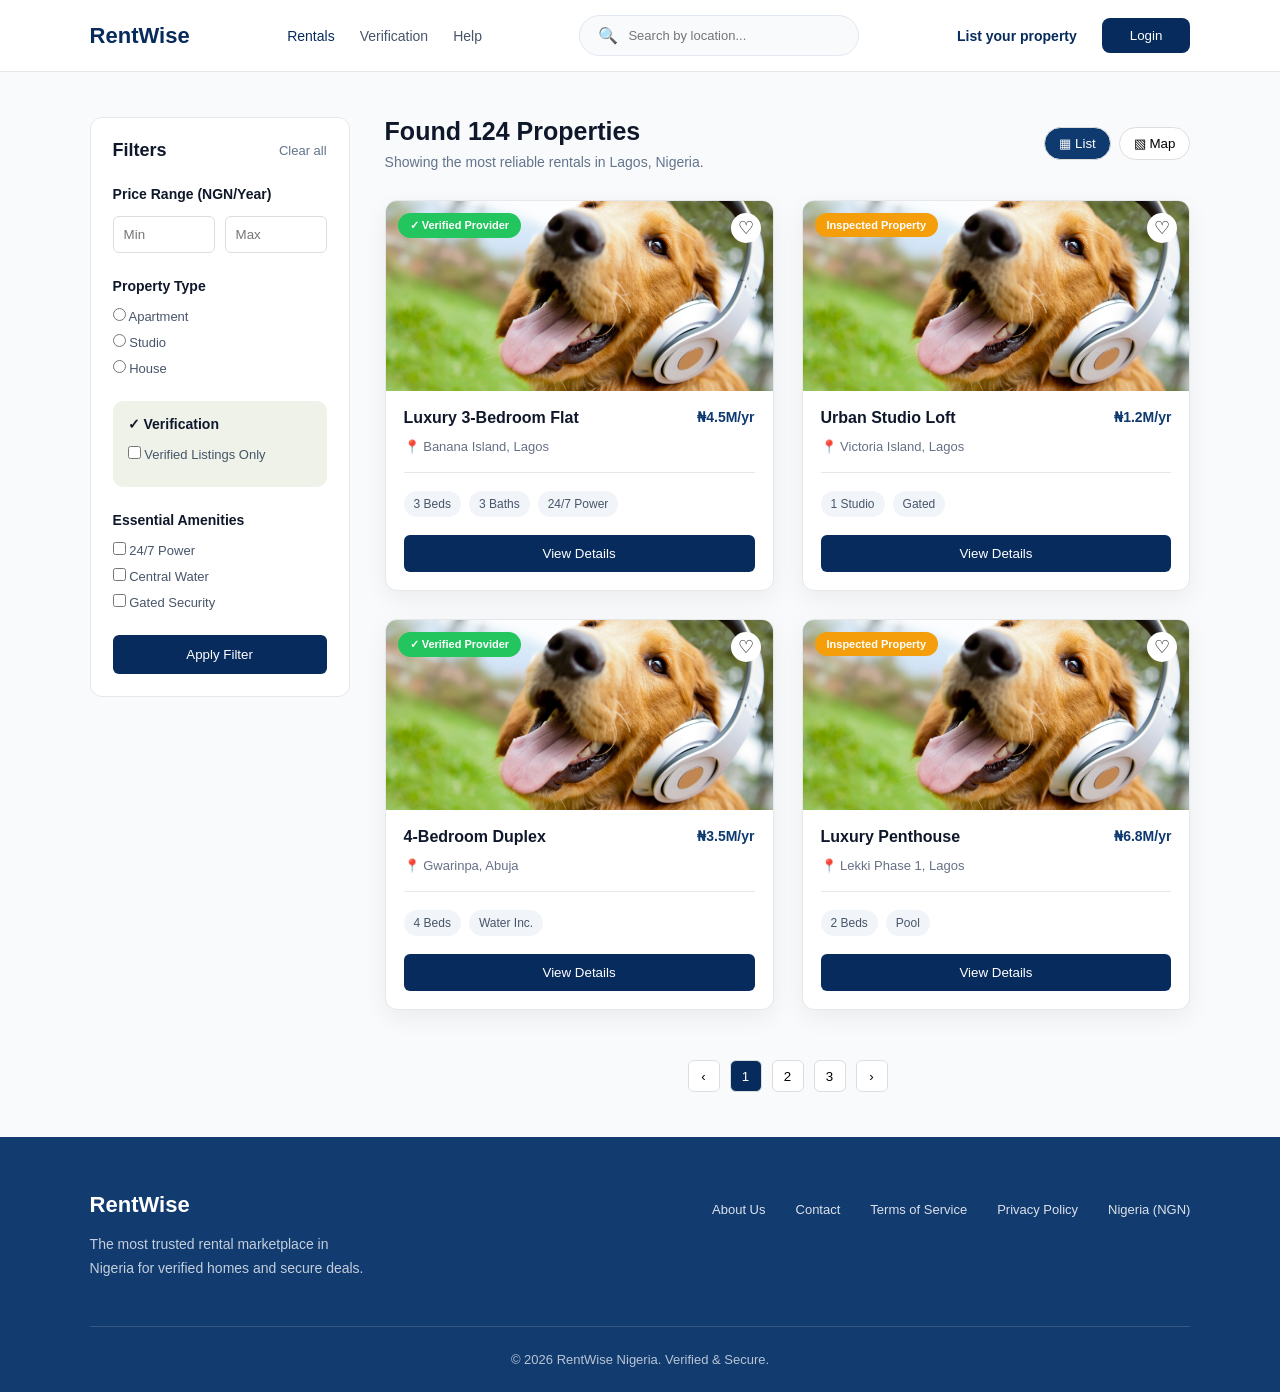
<file: Property.html>
<!DOCTYPE html>
<html lang="en">

<head>
    <meta charset="UTF-8">
    <meta name="viewport" content="width=device-width, initial-scale=1.0">
    <title>RentWise</title>

    <link rel="preconnect" href="https://fonts.googleapis.com">

    <link rel="preconnect" href="https://fonts.gstatic.com" crossorigin>

    <link href="https://fonts.googleapis.com/css2?family=Inter:wght@400;500;600;700;800&display=swap" rel="stylesheet">


   <!-- <link rel="stylesheet" href="css/property.css"> -->
        <link rel="stylesheet" href="css/styles.css">


</head>

<body>

    <div id="property-navbar"></div>

    <main class="property-page">



        <!-- FILTER SIDEBAR -->


        <aside class="filters">


            <div class="filter-title">

                <h3>
                    Filters
                </h3>

                <button>
                    Clear all
                </button>


            </div>



            <div class="filter-group">

                <h4>
                    Price Range (NGN/Year)
                </h4>


                <div class="price-box">

                    <input id="min-price" placeholder="Min" />


                    <input id="max-price" placeholder="Max" />


                </div>


            </div>





            <div class="filter-group">


                <h4>
                    Property Type
                </h4>



                <label>

                    <input type="radio" class="type-filter" name="property-type" value="Apartment">

                    Apartment

                </label>



                <label>

                    <input type="radio" class="type-filter" name="property-type" value="Studio">

                    Studio

                </label>



                <label>

                    <input type="radio" class="type-filter" name="property-type" value="House">

                    House

                </label>



            </div>







            <div class="verification-box">


                <h4>
                    ✓ Verification
                </h4>


                <label>

                    <input type="checkbox" id="verified-filter">

                    Verified Listings Only

                </label>



            </div>








            <div class="filter-group">


                <h4>
                    Essential Amenities
                </h4>



                <label>
                    <input type="checkbox">
                    24/7 Power
                </label>



                <label>
                    <input type="checkbox">
                    Central Water
                </label>



                <label>
                    <input type="checkbox">
                    Gated Security
                </label>



            </div>




            <button id="apply-filter" class="apply-btn">

                Apply Filter

            </button>



        </aside>








        <section class="properties">


            <div class="property-header">


                <div>


                    <h1>

                        Found
                        <span id="property-count">
                            124
                        </span>
                        Properties

                    </h1>


                    <p>
                        Showing the most reliable rentals in Lagos, Nigeria.
                    </p>


                </div>




                <div class="view-switch">


                    <button class="active">
                        ▦ List
                    </button>


                    <button>
                        ▧ Map
                    </button>


                </div>


            </div>








            <!-- BACKEND WILL LOAD CARDS HERE -->


            <div id="property-list" class="cards">







                <article class="card">


                    <div class="image">


                        <img src="./asseets/images/dog.png.jpg" alt="property">


                        <span class="badge verified">
                            ✓ Verified Provider
                        </span>


                        <button class="heart">
                            ♡
                        </button>


                    </div>




                    <div class="card-body">


                        <h3>

                            Luxury 3-Bedroom Flat


                            <span>
                                ₦4.5M/yr
                            </span>


                        </h3>



                        <p class="location">

                            📍 Banana Island, Lagos

                        </p>




                        <div class="tags">


                            <span>
                                3 Beds
                            </span>


                            <span>
                                3 Baths
                            </span>


                            <span>
                                24/7 Power
                            </span>



                        </div>




                        <button class="details">

                            View Details

                        </button>



                    </div>


                </article>









                <article class="card">


                    <div class="image">


                        <img src="./asseets/images/dog.png.jpg" alt="property">



                        <span class="badge inspected">

                            Inspected Property

                        </span>



                        <button class="heart">
                            ♡
                        </button>



                    </div>





                    <div class="card-body">


                        <h3>

                            Urban Studio Loft


                            <span>
                                ₦1.2M/yr
                            </span>


                        </h3>



                        <p class="location">

                            📍 Victoria Island, Lagos

                        </p>




                        <div class="tags">


                            <span>
                                1 Studio
                            </span>


                            <span>
                                Gated
                            </span>



                        </div>




                        <button class="details">

                            View Details

                        </button>



                    </div>



                </article>









                <article class="card">


                    <div class="image">


                        <img src="./asseets/images/dog.png.jpg" alt="property">


                        <span class="badge verified">

                            ✓ Verified Provider

                        </span>


                        <button class="heart">
                            ♡
                        </button>


                    </div>




                    <div class="card-body">


                        <h3>

                            4-Bedroom Duplex


                            <span>
                                ₦3.5M/yr
                            </span>


                        </h3>


                        <p class="location">

                            📍 Gwarinpa, Abuja

                        </p>



                        <div class="tags">


                            <span>
                                4 Beds
                            </span>


                            <span>
                                Water Inc.
                            </span>


                        </div>




                        <button class="details">

                            View Details

                        </button>



                    </div>


                </article>









                <article class="card">


                    <div class="image">


                        <img src="./asseets/images/dog.png.jpg" alt="property">


                        <span class="badge inspected">

                            Inspected Property

                        </span>



                        <button class="heart">
                            ♡
                        </button>


                    </div>





                    <div class="card-body">


                        <h3>

                            Luxury Penthouse


                            <span>
                                ₦6.8M/yr
                            </span>


                        </h3>



                        <p class="location">

                            📍 Lekki Phase 1, Lagos

                        </p>



                        <div class="tags">


                            <span>
                                2 Beds
                            </span>


                            <span>
                                Pool
                            </span>


                        </div>



                        <button class="details">

                            View Details

                        </button>


                    </div>


                </article>





            </div>







            <div class="pagination">


                <button>
                    ‹
                </button>


                <button class="active">
                    1
                </button>


                <button>
                    2
                </button>


                <button>
                    3
                </button>


                <button>
                    ›
                </button>


            </div>






        </section>




    </main>





    <div id="footer"></div>




    <script src="js/script.js"></script>
    <!--<script src="js/property.js"></script>-->

</body>

</html>
</file>
<file: css/styles.css>
:root{

--primary:#123b70;
--dark:#062b5c;
--light:#f7faff;
--white:#ffffff;
--text:#102a43;

}


*{

margin:0;
padding:0;
box-sizing:border-box;

}


html{

scroll-behavior:smooth;

}



body{

font-family:"Inter",sans-serif;

background:var(--light);

color:var(--text);

}



a{

text-decoration:none;

}



button{

font-family:inherit;

cursor:pointer;

}





/* NAVBAR */


.navbar{


height:72px;

padding:0 7%;

display:flex;

align-items:center;

justify-content:space-between;


background:rgba(255,255,255,.85);


backdrop-filter:blur(10px);

box-shadow:0 5px 20px rgba(0,0,0,.06);


}

#navbar-container{
    position: sticky;
    top: 0;
    z-index: 1000;
}



.logo{

font-size:25px;

font-weight:800;

color:var(--primary);

}



.navbar nav{

display:flex;

gap:30px;

}



.navbar nav a{


color:#555;

font-size:18px;


position:relative;

transition:.3s;


}




.navbar nav a::after{


content:"";

position:absolute;

left:0;

bottom:-8px;


height:2px;

width:0;


background:var(--primary);


transition:.3s;


}



.navbar nav a:hover{

color:var(--primary);

}



.navbar nav a:hover::after{

width:100%;

}





.nav-right button{


background:var(--dark);

color:white;


border:none;

padding:13px 26px;


border-radius:7px;


transition:.3s;


}


.nav-right{
    display: flex;
    justify-content: center;
    align-items: center;
    gap: 20px;
}
.nav-right button:hover{


background:var(--primary);


transform:translateY(-3px);


box-shadow:0 10px 25px rgba(6,43,92,.3);


}






/* HERO */


.hero{


height:430px;

background-image: url("https://images.unsplash.com/photo-1600607687939-ce8a6c25118c");
background-size:cover;

background-position:center;


}



.hero-overlay{


background:linear-gradient(
rgba(0,0,0,.45),
rgba(0,0,0,.35)
);


height:100%;


display:flex;

flex-direction:column;

justify-content:center;

align-items:center;


color:white;


text-align:center;


}



.hero h1{


font-size:42px;


font-weight:800;


animation:fadeUp .8s;


}



.hero p{


margin:15px 0 30px;


opacity:.9;


}





.search-box{


background:white;


padding:8px;


border-radius:12px;


width:55%;


display:flex;


box-shadow:0 15px 40px rgba(0,0,0,.2);


}



.search-item{


flex:1;

padding:15px;


color:#444;


}



.search-box button{


background:var(--dark);


color:white;


border:none;


padding:0 40px;


border-radius:8px;


transition:.3s;


}



.search-box button:hover{


background:var(--primary);

}







/* CARDS */


/* FEATURED SECTION */


.featured{

padding:70px 7%;

}




.section-title{


display:flex;

justify-content:space-between;

align-items:center;


margin-bottom:45px;


}



.section-title h2{


font-size:28px;

margin-bottom:8px;


}



.section-title p{


color:#667085;

}




.section-title a{


color:#123b70;

font-weight:600;

transition:.3s;


}



.section-title a:hover{


transform:translateX(5px);


}






/* CARDS */


.cards{


display:grid;

grid-template-columns:repeat(3,1fr);

gap:30px;


}



.card{


background:white;

border-radius:14px;

overflow:hidden;


border:1px solid #e7e7e7;


box-shadow:

0 8px 25px rgba(0,0,0,.06);


transition:.35s;


}




.card:hover{


transform:translateY(-10px);


box-shadow:

0 20px 45px rgba(0,0,0,.12);


}




.image-wrapper{


position:relative;


overflow:hidden;


}



.card img{


width:100%;


height:220px;


object-fit:cover;


}



.verified{


position:absolute;


top:15px;


left:15px;


background:#22c55e;


color:white;


font-size:12px;


padding:6px 12px;


border-radius:20px;


font-weight:600;


}




.card-content{


padding:22px;


}





.card h3{


display:flex;


justify-content:space-between;


font-size:17px;


margin-bottom:15px;


}



.card h3 span{


font-size:15px;

color:#123b70;


}



.card p{


color:#667085;


padding-bottom:18px;


border-bottom:1px solid #e5e7eb;


margin-bottom:18px;


}





.tags{


display:flex;


gap:10px;


flex-wrap:wrap;


}




.tags span{


background:#f1f5f9;


padding:7px 12px;


border-radius:20px;


font-size:12px;


color:#475569;


}








/* HOW RENTWISE WORKS */


.works{


background:#123b70;


color:white;


padding:90px 7%;


text-align:center;


}



.works h2{


font-size:30px;


margin-bottom:15px;


}



.works > p{


max-width:600px;


margin:auto;


line-height:1.6;


opacity:.75;


}




.steps{


display:grid;


grid-template-columns:repeat(3,1fr);


gap:70px;


margin-top:70px;


}



.steps > div{


padding:0 25px;


}

.steps > div p{
    max-width:260px;
    margin:0 auto;
    line-height: 1.7;
    opacity: .75;
    font-size: 14;
}




.icon{


width:60px;


height:60px;


border-radius:50%;


border:1px solid rgba(255,255,255,.3);


display:flex;


align-items:center;


justify-content:center;


margin:auto;


margin-bottom:25px;


}



.steps h3{


margin-bottom:18px;


font-size:18px;


}










/* CTA */


.landlord{


margin:60px 7%;


background:#ffdda3;


border-radius:15px;


padding:45px;


display:flex;


justify-content:space-between;


align-items:center;


}



.landlord button{


background:var(--dark);


color:white;


border:none;


padding:15px 35px;


border-radius:7px;


transition:.3s;


}



.landlord button:hover{


transform:translateY(-5px);


box-shadow:0 10px 20px rgba(0,0,0,.2);


}





/* FOOTER */


/* FOOTER */


footer{


background:#123b70;

color:white;

padding:55px 7% 25px;


}



.footer-top{


display:flex;


justify-content:space-between;


align-items:flex-start;


padding-bottom:45px;



}



.footer-brand h3{


font-size:22px;


margin-bottom:15px;


}



.footer-brand p{


max-width:280px;


line-height:1.7;


font-size:14px;


opacity:.75;


}




.footer-links{


display:flex;


gap:30px;


padding-top:10px;


}




.footer-links a{

color:white;

font-size:13px;


opacity:.85;


transition:.3s;


}



.footer-links a:hover{


color:#ffdda3;


opacity:1;


transform:translateY(-2px);


}




.footer-bottom{


border-top:1px solid rgba(255,255,255,.15);


padding-top:25px;


text-align:center;


}



.footer-bottom p{


font-size:13px;


opacity:.7;


}






@media(max-width:768px){



.footer-top{


flex-direction:column;


gap:30px;


}



.footer-links{


flex-wrap:wrap;


gap:20px;


}


}





/* ANIMATION */


@keyframes fadeUp{


from{

opacity:0;

transform:translateY(30px);

}


to{

opacity:1;

transform:translateY(0);

}


}





/* MOBILE */


@media(max-width:768px){


.navbar nav,
.nav-right{

display:none;

}



.hero h1{

font-size:30px;

}



.search-box{


width:90%;


flex-direction:column;


}



.cards{


grid-template-columns:1fr;


}



.steps{


grid-template-columns:1fr;


}



.landlord{


flex-direction:column;


gap:25px;


text-align:center;


}


}

/* HAMBURGER */


.menu{

display:none;

font-size:28px;

cursor:pointer;

color:var(--primary);

}




.mobile-nav{


display:none;


position:absolute;

top:72px;

right:7%;


background:white;


width:230px;


padding:25px;


border-radius:12px;


box-shadow:0 15px 35px rgba(0,0,0,.15);



flex-direction:column;


gap:20px;


}



.mobile-nav a{


color:#444;

transition:.3s;

}



.mobile-nav a:hover{


color:var(--primary);


}



.mobile-nav button{


background:var(--dark);

color:white;

border:none;

padding:12px;

border-radius:7px;

}





.mobile-nav.active{


display:flex;


}






@media(max-width:768px){


.desktop-nav,
.nav-right{


display:none;


}



.menu{


display:block;


}



}




.search-item select{

width:100%;

border:none;

outline:none;

background:white;

font-size:14px;

color:#444;

cursor:pointer;

}


.search-item select:focus{

color:#123b70;

}




   


*{

margin:0;

padding:0;

box-sizing:border-box;

font-family:Arial, sans-serif;

}



body{

background:#f8fafc;

color:#0f172a;

}



/* ================= Propetypage Css================= */



.property-navbar{


height:72px;


display:flex;


align-items:center;


justify-content:space-between;


padding:0 7%;


background:white;


border-bottom:1px solid #e5e7eb;


position:sticky;


top:0;


z-index:1000;


}





.property-navbar .logo{


font-size:22px;


font-weight:700;


color:#062b5c;


}




.property-navbar nav{


display:flex;


gap:25px;


}



.property-navbar nav a{


text-decoration:none;


color:#475569;


font-size:14px;


transition:.3s;


}




.property-navbar nav a:hover,


.property-navbar nav .active{


color:#062b5c;


}




.property-search{


display:flex;


align-items:center;


gap:10px;


background:#f8fafc;


border:1px solid #e2e8f0;


padding:10px 18px;


border-radius:30px;


width:280px;


}




.property-search input{


border:none;


outline:none;


background:transparent;


width:100%;


font-size:13px;


}





.nav-actions{


display:flex;


align-items:center;


gap:25px;


}



.nav-actions a{


text-decoration:none;


color:#062b5c;


font-weight:600;


font-size:14px;


}



.nav-actions button{


background:#062b5c;


color:white;


border:none;


padding:10px 28px;


border-radius:8px;


cursor:pointer;


transition:.3s;


}




.nav-actions button:hover{


transform:translateY(-2px);


background:#123b70;


}



/* ================= MAIN LAYOUT ================= */



.property-page{


display:grid;

grid-template-columns:260px 1fr;

gap:35px;


padding:45px 7%;


}



/* ================= FILTER SIDEBAR ================= */



.filters{


background:white;

border-radius:12px;


padding:22px;


height:max-content;


border:1px solid #e5e7eb;


}



.filter-title{


display:flex;

justify-content:space-between;

align-items:center;


margin-bottom:25px;


}


.filter-title h3{


font-size:18px;


}



.filter-title button{


border:none;

background:none;

color:#64748b;

cursor:pointer;

font-size:13px;


}





.filter-group{


margin-bottom:25px;


}



.filter-group h4,


.verification-box h4{


font-size:14px;

margin-bottom:14px;


}





.price-box{


display:flex;

gap:10px;


}



.price-box input{


width:50%;


padding:10px;


border:1px solid #ddd;


border-radius:6px;


outline:none;


}





.filter-group label,


.verification-box label{


display:block;


font-size:13px;


margin-bottom:10px;


color:#475569;


cursor:pointer;


}



.verification-box{


background:#eef2e8;


padding:15px;


border-radius:10px;


margin-bottom:25px;


}





.apply-btn{


width:100%;


background:#062b5c;


color:white;


border:none;


padding:12px;


border-radius:6px;


cursor:pointer;


transition:.3s;


}



.apply-btn:hover{


transform:translateY(-3px);


background:#123b70;


}


input[type="checkbox"],
input[type="radio"] {
    accent-color: #123b70;
    cursor: pointer;
}





/* ================= LISTING AREA ================= */



.listings{


width:100%;


}



.property-header{


display:flex;

justify-content:space-between;

align-items:center;


margin-bottom:30px;


}



.property-header h1{


font-size:25px;


margin-bottom:8px;


}



.property-header p{


color:#64748b;


font-size:14px;


}





.view-switch{


display:flex;

gap:8px;


}



.view-switch button{


border:1px solid #ddd;

background:white;

padding:8px 14px;

border-radius:20px;

cursor:pointer;


}



.view-switch .active{


background:#0f3a70;

color:white;


}








/* ================= PROPERTY CARDS ================= */



.cards{


display:grid;


grid-template-columns:repeat(2,1fr);


gap:28px;


}



.card{


background:white;


border-radius:12px;


overflow:hidden;


border:1px solid #e5e7eb;


transition:.35s;


}



.card:hover{


transform:translateY(-8px);


box-shadow:0 18px 35px rgba(0,0,0,.1);


}






.image{


position:relative;


height:190px;


}



.image img{


width:100%;


height:100%;


object-fit:cover;


}




.badge{


position:absolute;


top:12px;


left:12px;


padding:6px 12px;


border-radius:20px;


font-size:11px;


font-weight:bold;


}



.verified{


background:#22c55e;

color:white;


}



.inspected{


background:#f59e0b;

color:white;


}



.heart{


position:absolute;


right:12px;


top:12px;


width:30px;


height:30px;


border-radius:50%;


border:none;


background:white;


cursor:pointer;

transition: .3s;

font-size:18px;


}

.heart.saved{
    color: red;
    transform: scale(1.15);
}





.card-body{


padding:18px;


}




.card h3{


display:flex;


justify-content:space-between;


font-size:16px;


margin-bottom:12px;


}



.card h3 span{


font-size:14px;


color:#0f3a70;


}



.location{


color:#64748b;


font-size:13px;


margin-bottom:18px;


}





.tags{


display:flex;


gap:8px;


flex-wrap:wrap;


margin-bottom:18px;


}



.tags span{


background:#f1f5f9;


padding:6px 10px;


font-size:12px;


border-radius:20px;


color:#475569;


}




.details{


width:100%;


background:#062b5c;


color:white;


border:none;


padding:11px;


border-radius:6px;


cursor:pointer;


transition:.3s;


}



.details:hover{


background:#123b70;


transform:translateY(-2px);


}









/* ================= PAGINATION ================= */



.pagination{


display:flex;


justify-content:center;


gap:10px;


margin-top:50px;


}



.pagination button{


width:32px;


height:32px;


border-radius:6px;


border:1px solid #ddd;


background:white;


cursor:pointer;


}



.pagination .active{


background:#062b5c;


color:white;


}








/* ================= RESPONSIVE ================= */



@media(max-width:900px){


.property-page{


grid-template-columns:1fr;


}



.filters{


order:2;


}



.cards{


grid-template-columns:1fr;


}


}



@media(max-width:600px){



.property-header{


flex-direction:column;


align-items:flex-start;


gap:20px;


}



}
</file>
